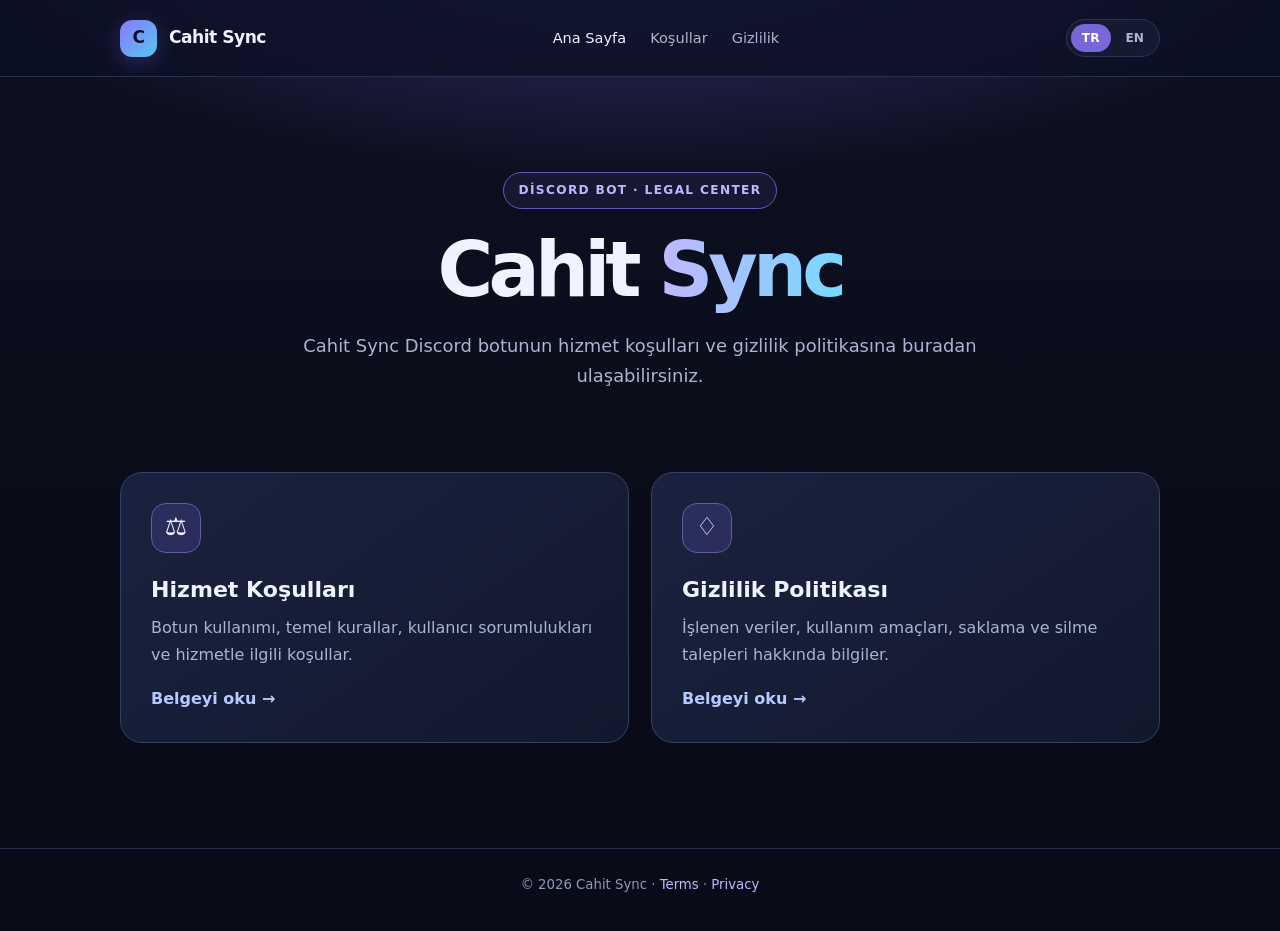
<file: index.html>
<!doctype html>
<html lang="tr" data-lang="tr" data-page="home">
<head>
<meta charset="utf-8"><meta name="viewport" content="width=device-width, initial-scale=1">
<meta name="theme-color" content="#0d1125"><meta name="description" content="Cahit Sync Discord botu: Hizmet Koşulları ve Gizlilik Politikası / Terms of Service and Privacy Policy.">
<title>Cahit Sync</title><link rel="stylesheet" href="style.css">
</head>
<body>
<header class="top"><nav class="nav wrap" aria-label="Main navigation"><a class="brand" href="index.html"><span class="mark" aria-hidden="true">C</span> Cahit Sync</a>
<div class="nav-links"><a href="index.html" aria-current="page"><span class="copy" data-lang="tr">Ana Sayfa</span><span class="copy" data-lang="en">Home</span></a><a href="terms.html" ><span class="copy" data-lang="tr">Koşullar</span><span class="copy" data-lang="en">Terms</span></a><a href="privacy.html" ><span class="copy" data-lang="tr">Gizlilik</span><span class="copy" data-lang="en">Privacy</span></a></div>
<div class="lang" role="group" aria-label="Language / Dil"><button type="button" data-set-lang="tr" aria-pressed="true">TR</button><button type="button" data-set-lang="en" aria-pressed="false">EN</button></div></nav></header>
<main class="wrap"><section class="hero"><span class="tag">Discord Bot · Legal Center</span><h1>Cahit <span class="grad">Sync</span></h1><p class="lead copy" data-lang="tr">Cahit Sync Discord botunun hizmet koşulları ve gizlilik politikasına buradan ulaşabilirsiniz.</p><p class="lead copy" data-lang="en">Find the Terms of Service and Privacy Policy for the Cahit Sync Discord bot.</p></section>
<section class="cards" aria-label="Legal documents"><a class="card" href="terms.html"><div class="icon" aria-hidden="true">⚖</div><h2><span class="copy" data-lang="tr">Hizmet Koşulları</span><span class="copy" data-lang="en">Terms of Service</span></h2><p class="copy" data-lang="tr">Botun kullanımı, temel kurallar, kullanıcı sorumlulukları ve hizmetle ilgili koşullar.</p><p class="copy" data-lang="en">Rules for using the bot, user responsibilities and service conditions.</p><span class="go"><span class="copy" data-lang="tr">Belgeyi oku →</span><span class="copy" data-lang="en">Read document →</span></span></a>
<a class="card" href="privacy.html"><div class="icon" aria-hidden="true">♢</div><h2><span class="copy" data-lang="tr">Gizlilik Politikası</span><span class="copy" data-lang="en">Privacy Policy</span></h2><p class="copy" data-lang="tr">İşlenen veriler, kullanım amaçları, saklama ve silme talepleri hakkında bilgiler.</p><p class="copy" data-lang="en">Information about data processing, use, retention and deletion requests.</p><span class="go"><span class="copy" data-lang="tr">Belgeyi oku →</span><span class="copy" data-lang="en">Read document →</span></span></a></section></main><footer class="foot">© 2026 Cahit Sync · <a href="terms.html">Terms</a> · <a href="privacy.html">Privacy</a></footer><script src="script.js"></script></body></html>
</file>
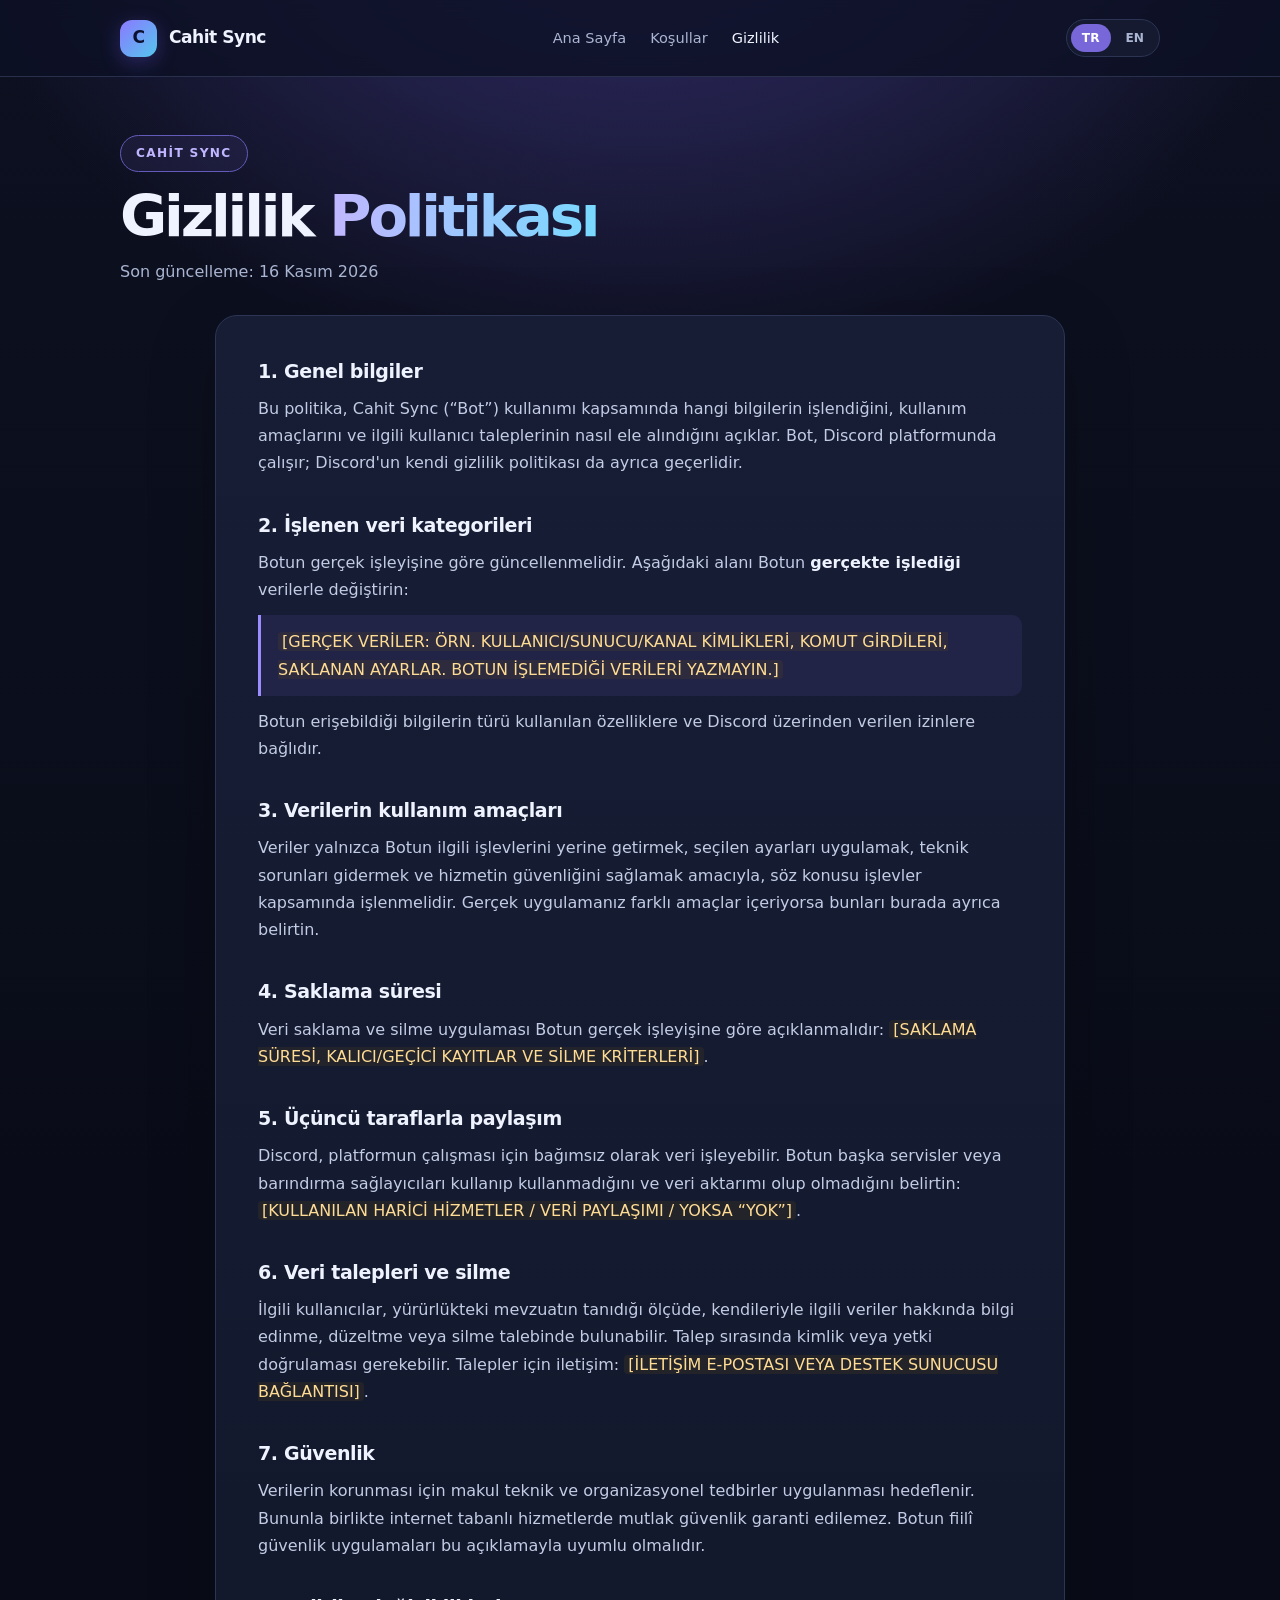
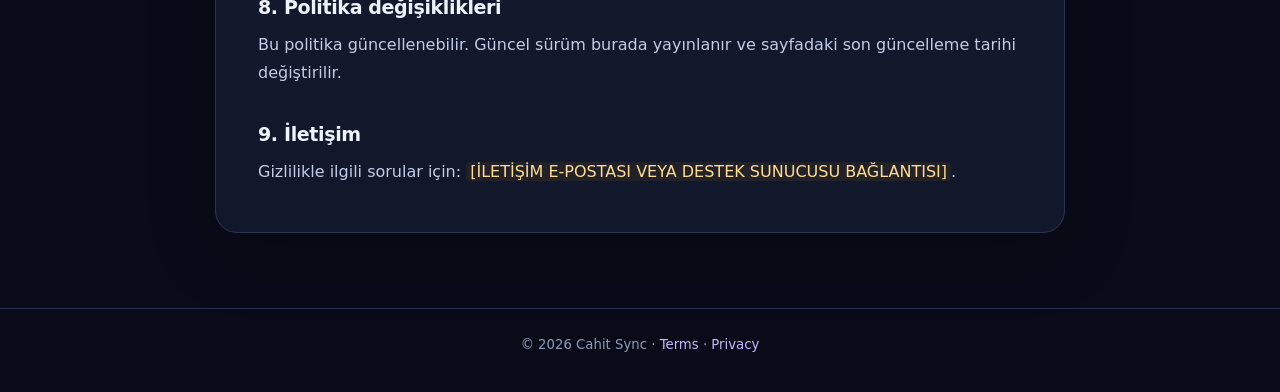
<file: privacy.html>
<!doctype html>
<html lang="tr" data-lang="tr" data-page="privacy">
<head>
<meta charset="utf-8"><meta name="viewport" content="width=device-width, initial-scale=1">
<meta name="theme-color" content="#0d1125"><meta name="description" content="Cahit Sync Discord botu: Hizmet Koşulları ve Gizlilik Politikası / Terms of Service and Privacy Policy.">
<title>Cahit Sync</title><link rel="stylesheet" href="style.css">
</head>
<body>
<header class="top"><nav class="nav wrap" aria-label="Main navigation"><a class="brand" href="index.html"><span class="mark" aria-hidden="true">C</span> Cahit Sync</a>
<div class="nav-links"><a href="index.html" ><span class="copy" data-lang="tr">Ana Sayfa</span><span class="copy" data-lang="en">Home</span></a><a href="terms.html" ><span class="copy" data-lang="tr">Koşullar</span><span class="copy" data-lang="en">Terms</span></a><a href="privacy.html" aria-current="page"><span class="copy" data-lang="tr">Gizlilik</span><span class="copy" data-lang="en">Privacy</span></a></div>
<div class="lang" role="group" aria-label="Language / Dil"><button type="button" data-set-lang="tr" aria-pressed="true">TR</button><button type="button" data-set-lang="en" aria-pressed="false">EN</button></div></nav></header>
<main class="wrap"><section class="legal-hero"><span class="tag">Cahit Sync</span><h1><span class="copy" data-lang="tr">Gizlilik <span class="grad">Politikası</span></span><span class="copy" data-lang="en">Privacy <span class="grad">Policy</span></span></h1><p class="sub"><span class="copy" data-lang="tr">Son güncelleme: 16 Kasım 2026</span><span class="copy" data-lang="en">Last updated: November 16, 2026</span></p></section>
<article class="paper copy" data-lang="tr">
<h2>1. Genel bilgiler</h2><p>Bu politika, Cahit Sync (“Bot”) kullanımı kapsamında hangi bilgilerin işlendiğini, kullanım amaçlarını ve ilgili kullanıcı taleplerinin nasıl ele alındığını açıklar. Bot, Discord platformunda çalışır; Discord'un kendi gizlilik politikası da ayrıca geçerlidir.</p>
<h2>2. İşlenen veri kategorileri</h2><p>Botun gerçek işleyişine göre güncellenmelidir. Aşağıdaki alanı Botun <strong>gerçekte işlediği</strong> verilerle değiştirin:</p><p class="note"><span class="placeholder">[GERÇEK VERİLER: ÖRN. KULLANICI/SUNUCU/KANAL KİMLİKLERİ, KOMUT GİRDİLERİ, SAKLANAN AYARLAR. BOTUN İŞLEMEDİĞİ VERİLERİ YAZMAYIN.]</span></p><p>Botun erişebildiği bilgilerin türü kullanılan özelliklere ve Discord üzerinden verilen izinlere bağlıdır.</p>
<h2>3. Verilerin kullanım amaçları</h2><p>Veriler yalnızca Botun ilgili işlevlerini yerine getirmek, seçilen ayarları uygulamak, teknik sorunları gidermek ve hizmetin güvenliğini sağlamak amacıyla, söz konusu işlevler kapsamında işlenmelidir. Gerçek uygulamanız farklı amaçlar içeriyorsa bunları burada ayrıca belirtin.</p>
<h2>4. Saklama süresi</h2><p>Veri saklama ve silme uygulaması Botun gerçek işleyişine göre açıklanmalıdır: <span class="placeholder">[SAKLAMA SÜRESİ, KALICI/GEÇİCİ KAYITLAR VE SİLME KRİTERLERİ]</span>.</p>
<h2>5. Üçüncü taraflarla paylaşım</h2><p>Discord, platformun çalışması için bağımsız olarak veri işleyebilir. Botun başka servisler veya barındırma sağlayıcıları kullanıp kullanmadığını ve veri aktarımı olup olmadığını belirtin: <span class="placeholder">[KULLANILAN HARİCİ HİZMETLER / VERİ PAYLAŞIMI / YOKSA “YOK”]</span>.</p>
<h2>6. Veri talepleri ve silme</h2><p>İlgili kullanıcılar, yürürlükteki mevzuatın tanıdığı ölçüde, kendileriyle ilgili veriler hakkında bilgi edinme, düzeltme veya silme talebinde bulunabilir. Talep sırasında kimlik veya yetki doğrulaması gerekebilir. Talepler için iletişim: <span class="placeholder">[İLETİŞİM E-POSTASI VEYA DESTEK SUNUCUSU BAĞLANTISI]</span>.</p>
<h2>7. Güvenlik</h2><p>Verilerin korunması için makul teknik ve organizasyonel tedbirler uygulanması hedeflenir. Bununla birlikte internet tabanlı hizmetlerde mutlak güvenlik garanti edilemez. Botun fiilî güvenlik uygulamaları bu açıklamayla uyumlu olmalıdır.</p>
<h2>8. Politika değişiklikleri</h2><p>Bu politika güncellenebilir. Güncel sürüm burada yayınlanır ve sayfadaki son güncelleme tarihi değiştirilir.</p>
<h2>9. İletişim</h2><p>Gizlilikle ilgili sorular için: <span class="placeholder">[İLETİŞİM E-POSTASI VEYA DESTEK SUNUCUSU BAĞLANTISI]</span>.</p>
</article>
<article class="paper copy" data-lang="en">
<h2>1. Overview</h2><p>This policy explains which information is processed when using Cahit Sync (the “Bot”), why it is processed, and how related requests are handled. The Bot operates on Discord; Discord's own privacy policy also applies separately.</p>
<h2>2. Categories of data processed</h2><p>Update this section to reflect the Bot's actual behavior. Replace the following with categories of data that the Bot <strong>really processes</strong>:</p><p class="note"><span class="placeholder">[ACTUAL DATA: E.G., USER/SERVER/CHANNEL IDS, COMMAND INPUTS, SAVED SETTINGS. DO NOT LIST DATA THE BOT DOES NOT PROCESS.]</span></p><p>The information available to the Bot depends on its enabled features and permissions granted through Discord.</p>
<h2>3. Purposes of processing</h2><p>Data should be processed only as needed to deliver the relevant Bot functions, apply selected settings, troubleshoot technical issues and maintain service security within the scope of those functions. If your actual application has additional purposes, describe them here.</p>
<h2>4. Data retention</h2><p>Describe how data is actually stored and deleted: <span class="placeholder">[RETENTION PERIOD, PERMANENT/TEMPORARY RECORDS, AND DELETION CRITERIA]</span>.</p>
<h2>5. Sharing with third parties</h2><p>Discord may independently process data to operate its platform. Specify whether the Bot uses other services or hosting providers and whether data is transferred: <span class="placeholder">[EXTERNAL SERVICES / DATA SHARING / “NONE” IF APPLICABLE]</span>.</p>
<h2>6. Data requests and deletion</h2><p>Subject to applicable law, users may request access to, correction of, or deletion of their personal information. Identity or authorization verification may be required. Contact for requests: <span class="placeholder">[CONTACT EMAIL OR SUPPORT SERVER LINK]</span>.</p>
<h2>7. Security</h2><p>Reasonable technical and organizational measures should be taken to protect information. However, no online service can guarantee absolute security. Actual Bot security practices must match this description.</p>
<h2>8. Policy updates</h2><p>This policy may be updated. The current version will be published here and the last-updated date will be revised.</p>
<h2>9. Contact</h2><p>For privacy-related questions: <span class="placeholder">[CONTACT EMAIL OR SUPPORT SERVER LINK]</span>.</p>
</article></main><footer class="foot">© 2026 Cahit Sync · <a href="terms.html">Terms</a> · <a href="privacy.html">Privacy</a></footer><script src="script.js"></script></body></html>
</file>
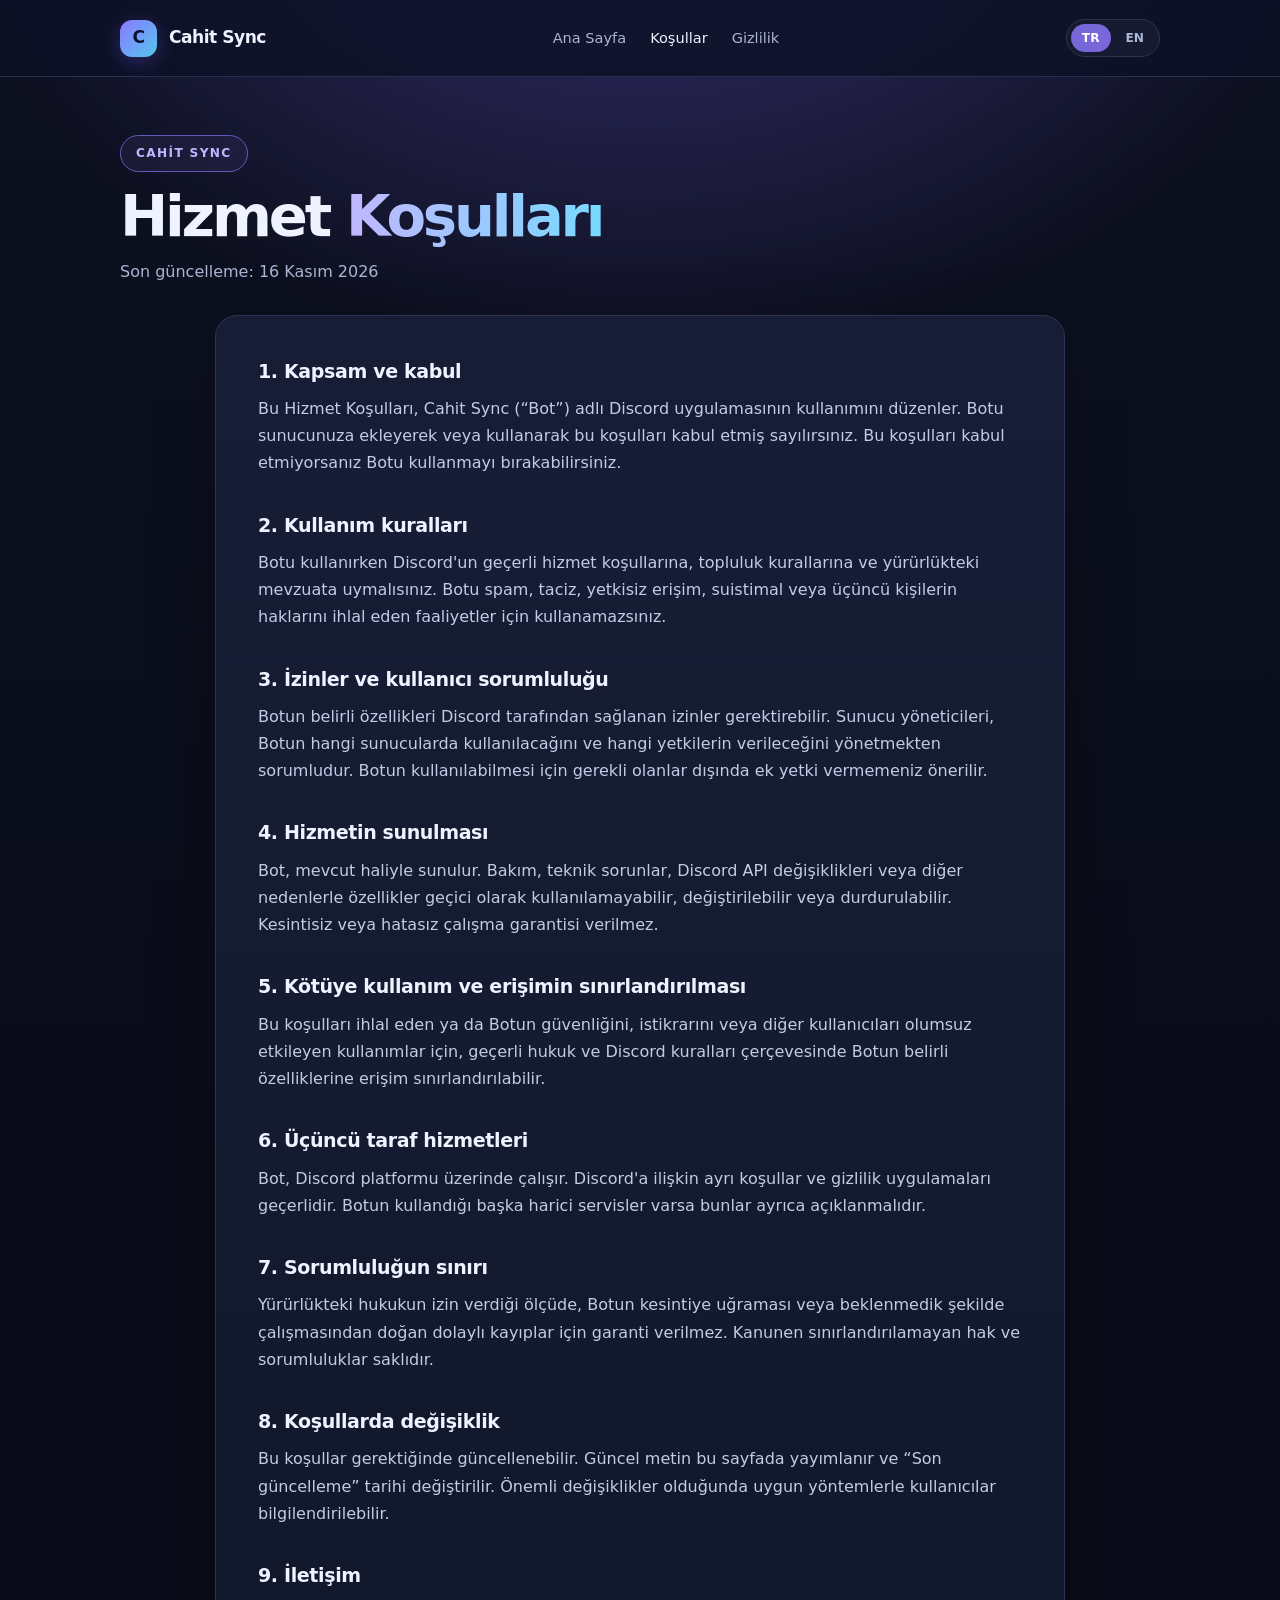
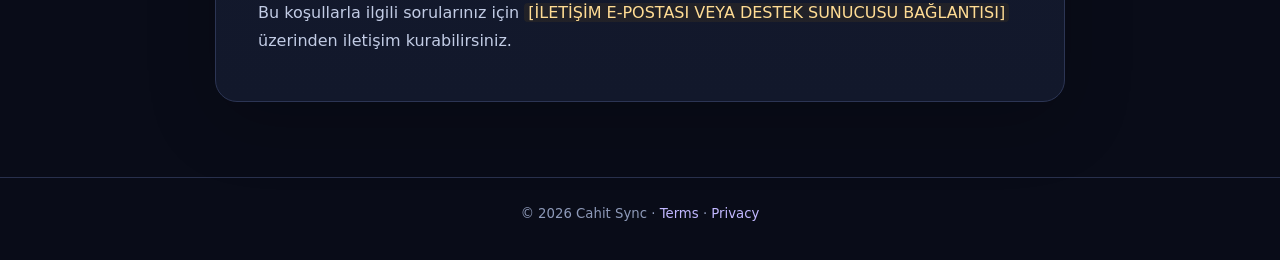
<file: terms.html>
<!doctype html>
<html lang="tr" data-lang="tr" data-page="terms">
<head>
<meta charset="utf-8"><meta name="viewport" content="width=device-width, initial-scale=1">
<meta name="theme-color" content="#0d1125"><meta name="description" content="Cahit Sync Discord botu: Hizmet Koşulları ve Gizlilik Politikası / Terms of Service and Privacy Policy.">
<title>Cahit Sync</title><link rel="stylesheet" href="style.css">
</head>
<body>
<header class="top"><nav class="nav wrap" aria-label="Main navigation"><a class="brand" href="index.html"><span class="mark" aria-hidden="true">C</span> Cahit Sync</a>
<div class="nav-links"><a href="index.html" ><span class="copy" data-lang="tr">Ana Sayfa</span><span class="copy" data-lang="en">Home</span></a><a href="terms.html" aria-current="page"><span class="copy" data-lang="tr">Koşullar</span><span class="copy" data-lang="en">Terms</span></a><a href="privacy.html" ><span class="copy" data-lang="tr">Gizlilik</span><span class="copy" data-lang="en">Privacy</span></a></div>
<div class="lang" role="group" aria-label="Language / Dil"><button type="button" data-set-lang="tr" aria-pressed="true">TR</button><button type="button" data-set-lang="en" aria-pressed="false">EN</button></div></nav></header>
<main class="wrap"><section class="legal-hero"><span class="tag">Cahit Sync</span><h1><span class="copy" data-lang="tr">Hizmet <span class="grad">Koşulları</span></span><span class="copy" data-lang="en">Terms of <span class="grad">Service</span></span></h1><p class="sub"><span class="copy" data-lang="tr">Son güncelleme: 16 Kasım 2026</span><span class="copy" data-lang="en">Last updated: November 16, 2026</span></p></section>
<article class="paper copy" data-lang="tr">
<h2>1. Kapsam ve kabul</h2><p>Bu Hizmet Koşulları, Cahit Sync (“Bot”) adlı Discord uygulamasının kullanımını düzenler. Botu sunucunuza ekleyerek veya kullanarak bu koşulları kabul etmiş sayılırsınız. Bu koşulları kabul etmiyorsanız Botu kullanmayı bırakabilirsiniz.</p>
<h2>2. Kullanım kuralları</h2><p>Botu kullanırken Discord'un geçerli hizmet koşullarına, topluluk kurallarına ve yürürlükteki mevzuata uymalısınız. Botu spam, taciz, yetkisiz erişim, suistimal veya üçüncü kişilerin haklarını ihlal eden faaliyetler için kullanamazsınız.</p>
<h2>3. İzinler ve kullanıcı sorumluluğu</h2><p>Botun belirli özellikleri Discord tarafından sağlanan izinler gerektirebilir. Sunucu yöneticileri, Botun hangi sunucularda kullanılacağını ve hangi yetkilerin verileceğini yönetmekten sorumludur. Botun kullanılabilmesi için gerekli olanlar dışında ek yetki vermemeniz önerilir.</p>
<h2>4. Hizmetin sunulması</h2><p>Bot, mevcut haliyle sunulur. Bakım, teknik sorunlar, Discord API değişiklikleri veya diğer nedenlerle özellikler geçici olarak kullanılamayabilir, değiştirilebilir veya durdurulabilir. Kesintisiz veya hatasız çalışma garantisi verilmez.</p>
<h2>5. Kötüye kullanım ve erişimin sınırlandırılması</h2><p>Bu koşulları ihlal eden ya da Botun güvenliğini, istikrarını veya diğer kullanıcıları olumsuz etkileyen kullanımlar için, geçerli hukuk ve Discord kuralları çerçevesinde Botun belirli özelliklerine erişim sınırlandırılabilir.</p>
<h2>6. Üçüncü taraf hizmetleri</h2><p>Bot, Discord platformu üzerinde çalışır. Discord'a ilişkin ayrı koşullar ve gizlilik uygulamaları geçerlidir. Botun kullandığı başka harici servisler varsa bunlar ayrıca açıklanmalıdır.</p>
<h2>7. Sorumluluğun sınırı</h2><p>Yürürlükteki hukukun izin verdiği ölçüde, Botun kesintiye uğraması veya beklenmedik şekilde çalışmasından doğan dolaylı kayıplar için garanti verilmez. Kanunen sınırlandırılamayan hak ve sorumluluklar saklıdır.</p>
<h2>8. Koşullarda değişiklik</h2><p>Bu koşullar gerektiğinde güncellenebilir. Güncel metin bu sayfada yayımlanır ve “Son güncelleme” tarihi değiştirilir. Önemli değişiklikler olduğunda uygun yöntemlerle kullanıcılar bilgilendirilebilir.</p>
<h2>9. İletişim</h2><p>Bu koşullarla ilgili sorularınız için <span class="placeholder">[İLETİŞİM E-POSTASI VEYA DESTEK SUNUCUSU BAĞLANTISI]</span> üzerinden iletişim kurabilirsiniz.</p>
</article>
<article class="paper copy" data-lang="en">
<h2>1. Scope and acceptance</h2><p>These Terms of Service govern the use of Cahit Sync (the “Bot”), a Discord application. By adding or using the Bot, you agree to these terms. If you do not agree, please stop using the Bot.</p>
<h2>2. Acceptable use</h2><p>When using the Bot, you must comply with Discord's applicable terms, community rules and relevant laws. You may not use the Bot for spam, harassment, unauthorized access, abuse, or activities that violate the rights of others.</p>
<h2>3. Permissions and responsibilities</h2><p>Certain Bot features may require permissions provided by Discord. Server administrators are responsible for selecting which servers use the Bot and which permissions it receives. Granting only the permissions needed for the Bot's features is recommended.</p>
<h2>4. Service availability</h2><p>The Bot is provided as available. Features may be temporarily unavailable, changed or discontinued due to maintenance, technical issues, Discord API changes or other reasons. Uninterrupted or error-free operation is not guaranteed.</p>
<h2>5. Misuse and access restrictions</h2><p>Access to certain Bot features may be restricted for uses that violate these terms or harm the Bot's security, stability or other users, in accordance with applicable law and Discord's rules.</p>
<h2>6. Third-party services</h2><p>The Bot operates on Discord. Discord's separate terms and privacy practices apply. Any other external services used by the Bot should be disclosed separately.</p>
<h2>7. Limitation of liability</h2><p>To the extent permitted by applicable law, no guarantee is made against indirect losses arising from interruptions or unexpected Bot behavior. Rights and liabilities that cannot legally be limited remain unaffected.</p>
<h2>8. Updates</h2><p>These terms may be updated when necessary. The current version will be posted on this page, with its “Last updated” date revised. Significant changes may be announced using appropriate channels.</p>
<h2>9. Contact</h2><p>For questions about these terms, contact <span class="placeholder">[CONTACT EMAIL OR SUPPORT SERVER LINK]</span>.</p>
</article></main><footer class="foot">© 2026 Cahit Sync · <a href="terms.html">Terms</a> · <a href="privacy.html">Privacy</a></footer><script src="script.js"></script></body></html>
</file>
<file: style.css>
/* Cahit Sync Legal — GitHub Pages friendly, zero dependencies */
:root{color-scheme:dark;--bg:#090c18;--panel:#13192c;--panel2:#171f37;--border:#2b3553;--text:#eff3ff;--muted:#a9b5d1;--accent:#9b8dff;--sky:#75d6ff;--max:1040px}
*{box-sizing:border-box}html{scroll-behavior:smooth}body{margin:0;min-height:100vh;color:var(--text);background:radial-gradient(ellipse 80% 42% at 50% -10%,#393277 0%,transparent 70%),linear-gradient(180deg,#0d1020,var(--bg) 60%);font:16px/1.7 system-ui,-apple-system,BlinkMacSystemFont,"Segoe UI",Arial,sans-serif}
a{color:inherit;text-decoration:none}a:hover{color:white}button{font:inherit}button:focus-visible,a:focus-visible{outline:3px solid var(--sky);outline-offset:4px}
.wrap{width:min(calc(100% - 40px),var(--max));margin:auto}.top{border-bottom:1px solid #28304c;backdrop-filter:blur(10px);background:#0d1125cc;position:sticky;top:0;z-index:3}
.nav{display:flex;align-items:center;justify-content:space-between;gap:16px;min-height:76px}.brand{display:flex;align-items:center;gap:12px;font-weight:800;letter-spacing:-.03em;font-size:1.07rem}.mark{width:37px;height:37px;display:grid;place-items:center;border-radius:12px;background:linear-gradient(135deg,#8b79ff,#54c6ed);font-weight:900;box-shadow:0 5px 20px #6853e855;color:#0c1130}.nav-links{display:flex;gap:24px;align-items:center}.nav-links a{font-size:.91rem;color:var(--muted)}.nav-links a:hover,.nav-links a[aria-current="page"]{color:var(--text)}
.lang{display:inline-flex;gap:4px;padding:4px;border:1px solid var(--border);background:#151a30;border-radius:99px}.lang button{background:transparent;border:0;color:var(--muted);border-radius:99px;padding:4px 11px;cursor:pointer;font-size:.76rem;font-weight:700}.lang button[aria-pressed="true"]{background:#7767d8;color:white}
.hero{padding:95px 0 62px;text-align:center}.tag{display:inline-block;padding:7px 15px;border:1px solid #625bb9;background:#5d50a324;color:#c0b6ff;font-size:.76rem;letter-spacing:.11em;text-transform:uppercase;font-weight:800;border-radius:999px}.hero h1{font-size:clamp(2.4rem,6vw,4.75rem);letter-spacing:-.064em;line-height:1.08;margin:20px 0}.grad{background:linear-gradient(90deg,#c1b6ff,#78d9ff);color:transparent;background-clip:text}.lead{max-width:700px;color:var(--muted);font-size:1.12rem;margin:0 auto}.cards{display:grid;grid-template-columns:repeat(2,minmax(0,1fr));gap:22px;margin:18px 0 105px}.card{padding:30px;min-height:260px;background:linear-gradient(145deg,#1a2240,#12182c);border:1px solid #344064;border-radius:22px;transition:transform .2s,border-color .2s}.card:hover{transform:translateY(-4px);border-color:#887df4}.icon{display:grid;place-items:center;width:50px;height:50px;border:1px solid #615e9e;border-radius:15px;background:#7a67e32f;font-size:25px}.card h2{font-size:1.38rem;margin:18px 0 6px}.card p{color:var(--muted);margin:0 0 16px}.card .go{color:#b5caff;font-weight:800}.legal-hero{padding:58px 0 29px}.legal-hero h1{font-size:clamp(2rem,5vw,3.6rem);line-height:1.16;letter-spacing:-.055em;margin:12px 0 8px}.legal-hero .sub{color:var(--muted);margin:0}.paper{max-width:850px;margin:0 auto 75px;padding:35px 42px;background:linear-gradient(180deg,#171d35,#12182b);border:1px solid #2c3554;border-radius:22px;box-shadow:0 20px 70px #0003}.paper h2{font-size:1.19rem;letter-spacing:-.02em;margin:32px 0 8px}.paper h2:first-child{margin-top:4px}.paper p,.paper li{color:#c2cce5}.paper p{margin:8px 0 12px}.paper ul{padding-left:24px}.paper li{margin:6px 0}.paper strong{color:var(--text)}.note{border-left:3px solid var(--accent);background:#7e6be61a;padding:13px 17px;border-radius:0 10px 10px 0}.placeholder{color:#ffdc94;background:#6b4d142b;padding:0 4px;border-radius:4px}.foot{border-top:1px solid #28304c;color:#8e9ab9;text-align:center;font-size:.83rem;padding:25px 12px 35px}.foot a{color:#c2b8ff}.copy[data-lang="en"]{display:none}html[data-lang="en"] .copy[data-lang="en"]{display:block}html[data-lang="en"] .copy[data-lang="tr"]{display:none}html[data-lang="en"] span.copy[data-lang="en"]{display:inline}html[data-lang="tr"] span.copy[data-lang="tr"]{display:inline}
@media(max-width:750px){.nav{flex-wrap:wrap;padding:14px 0}.nav-links{gap:14px;flex-wrap:wrap}.hero{padding:64px 0 45px}.cards{grid-template-columns:1fr;margin-bottom:66px}.card{min-height:220px}.paper{padding:25px 23px}.legal-hero{padding-top:43px}}
@media(max-width:390px){.wrap{width:min(calc(100% - 26px),var(--max))}.nav-links a{font-size:.82rem}}
</file>
